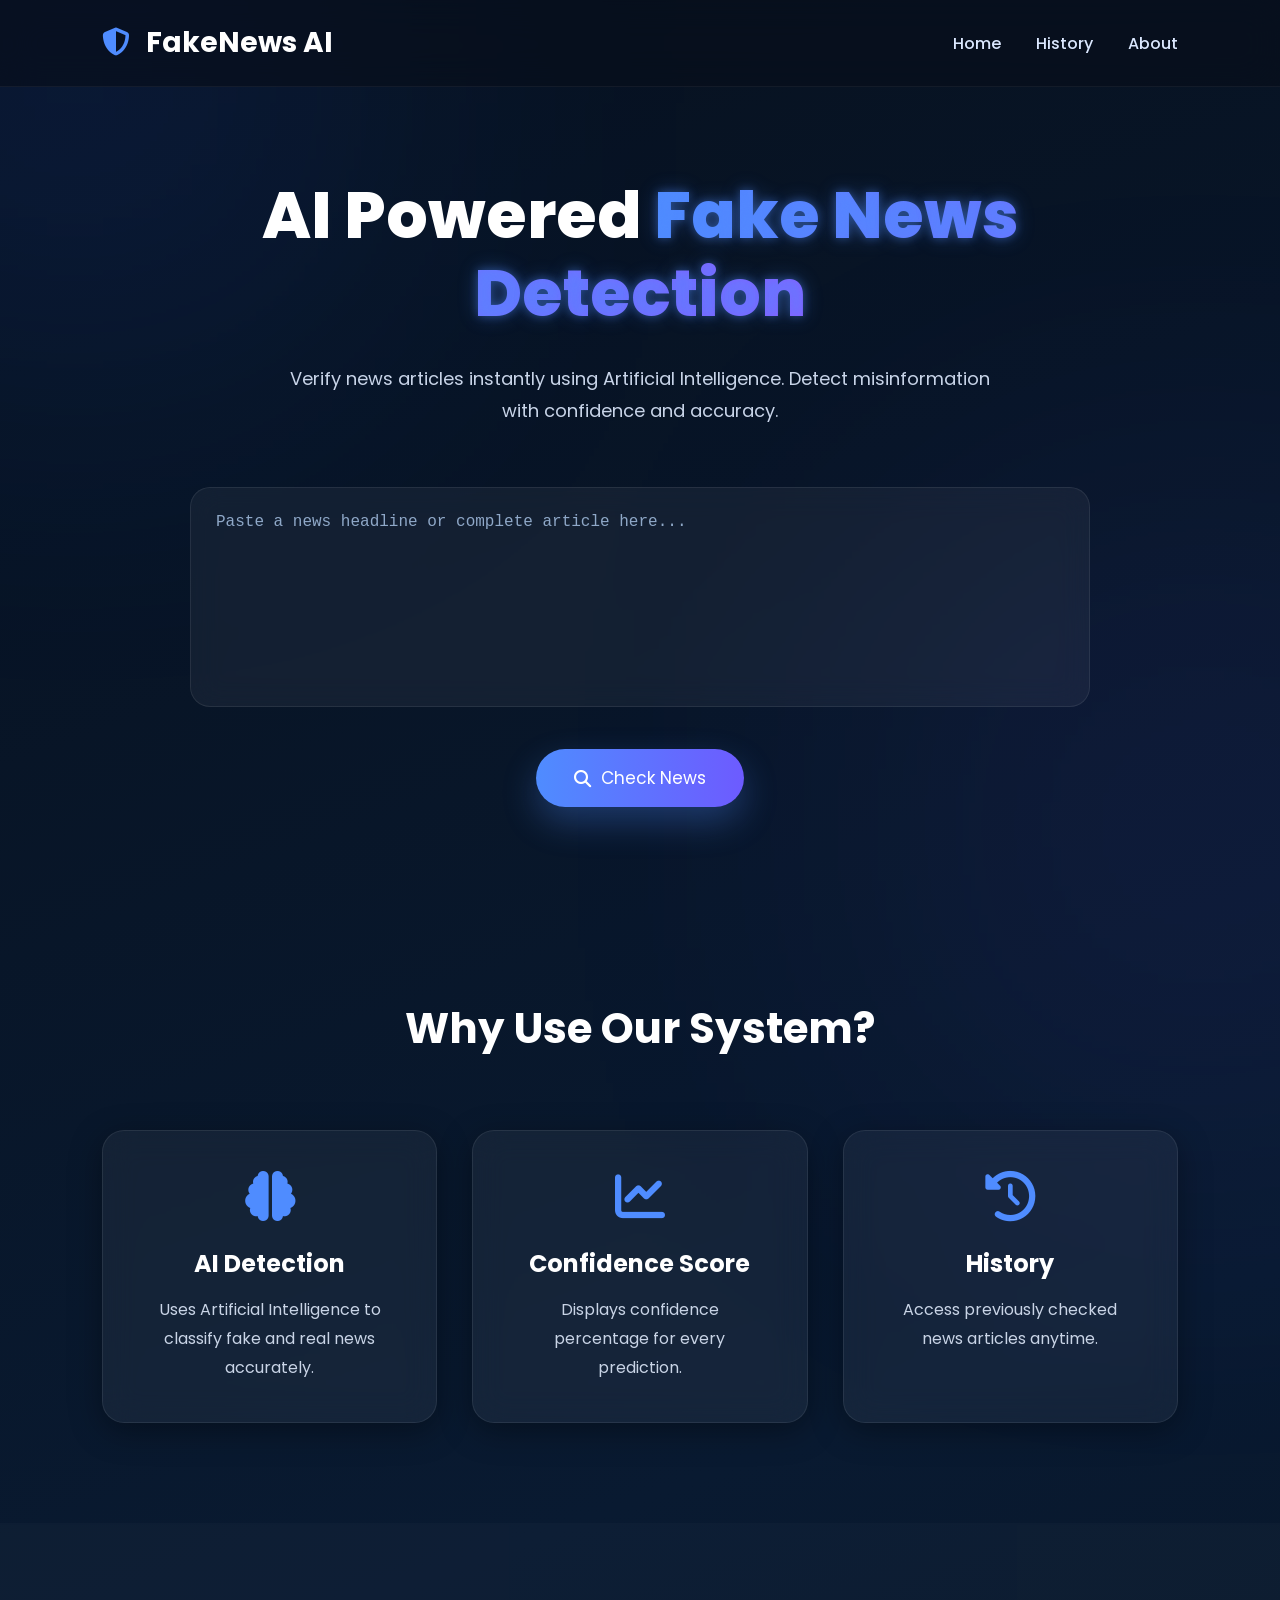
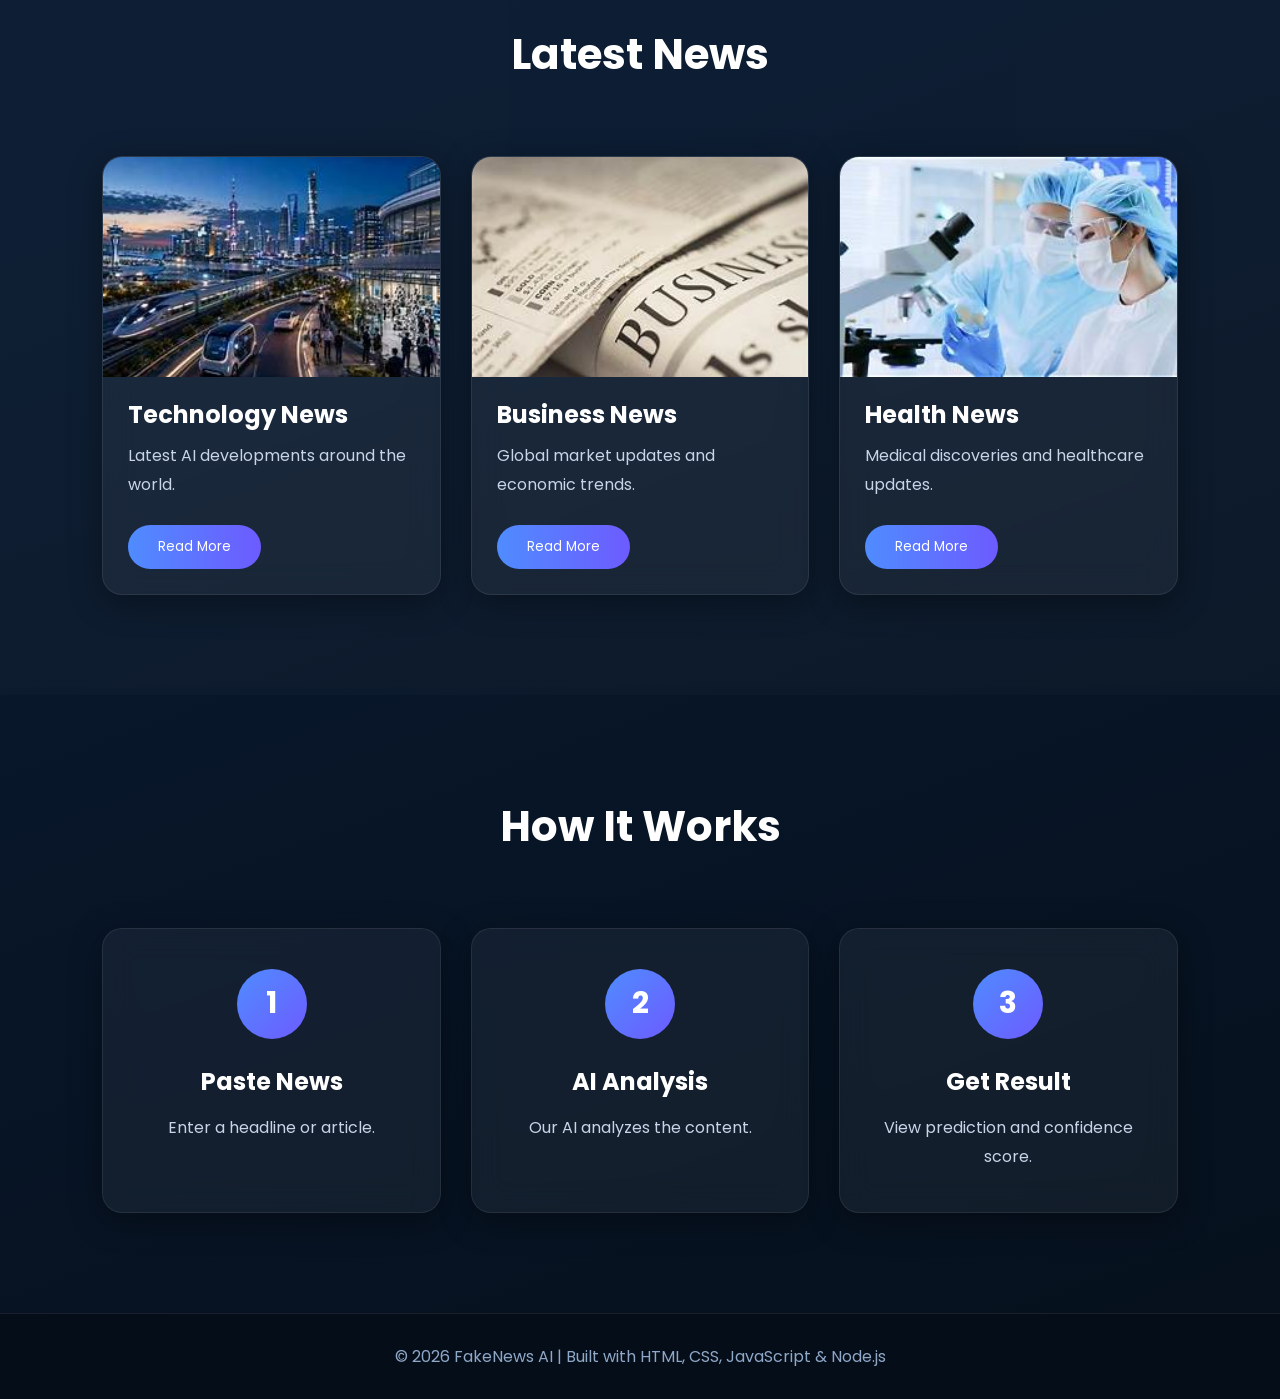
<file: index.html>
<!DOCTYPE html>
<html lang="en">
<head>
    <meta charset="UTF-8">
    <meta name="viewport" content="width=device-width, initial-scale=1.0">
    <title>Fake News Detection</title>

    <!-- Google Font -->
    <link href="https://fonts.googleapis.com/css2?family=Poppins:wght@300;400;500;600;700&display=swap" rel="stylesheet">

    <!-- Font Awesome -->
    <link rel="stylesheet"
          href="https://cdnjs.cloudflare.com/ajax/libs/font-awesome/6.6.0/css/all.min.css">

    <!-- CSS -->
    <link rel="stylesheet" href="css/style.css">
</head>

<body>

<!-- ================= NAVBAR ================= -->

<nav class="navbar">

    <div class="logo">
        <i class="fa-solid fa-shield-halved"></i>
        FakeNews AI
    </div>

    <ul class="nav-links">
        <li><a href="index.html">Home</a></li>
        <li><a href="history.html">History</a></li>
        <li><a href="about.html">About</a></li>
    </ul>

</nav>

<!-- ================= HERO ================= -->

<section class="hero">

    <div class="hero-content">

        <h1>
            AI Powered
            <span>Fake News Detection</span>
        </h1>

        <p>
            Verify news articles instantly using Artificial Intelligence.
            Detect misinformation with confidence and accuracy.
        </p>

        <textarea
                id="newsInput"
                placeholder="Paste a news headline or complete article here..."></textarea>

        <button id="checkBtn">
            <i class="fa-solid fa-magnifying-glass"></i>
            Check News
        </button>
	
	

    </div>

</section>

<!-- ================= FEATURES ================= -->

<section class="features">

    <h2>Why Use Our System?</h2>

    <div class="feature-container">

        <div class="card">
            <i class="fa-solid fa-brain"></i>

            <h3>AI Detection</h3>

            <p>
                Uses Artificial Intelligence to classify
                fake and real news accurately.
            </p>
        </div>

        <div class="card">

            <i class="fa-solid fa-chart-line"></i>

            <h3>Confidence Score</h3>

            <p>
                Displays confidence percentage for
                every prediction.
            </p>

        </div>

        <div class="card">

            <i class="fa-solid fa-clock-rotate-left"></i>

            <h3>History</h3>

            <p>
                Access previously checked news articles
                anytime.
            </p>

        </div>

    </div>

</section>

<!-- ================= LATEST NEWS ================= -->

<section class="latest-news">

    <h2>Latest News</h2>

    <div class="news-container">

        <div class="news-card">

            <img src="assets/images/tech.jpg" alt="News">

            <h3>Technology News</h3>

            <p>
                Latest AI developments around the world.
            </p>

            <button>Read More</button>

        </div>

        <div class="news-card">

            <img src="assets/images/business.jpg" alt="News">

            <h3>Business News</h3>

            <p>
                Global market updates and economic trends.
            </p>

            <button>Read More</button>

        </div>

        <div class="news-card">

            <img src="assets/images/healthcare.jpg" alt="News">

            <h3>Health News</h3>

            <p>
                Medical discoveries and healthcare updates.
            </p>

            <button>Read More</button>

        </div>

    </div>

</section>

<!-- ================= HOW IT WORKS ================= -->

<section class="steps">

    <h2>How It Works</h2>

    <div class="step-container">

        <div class="step">

            <span>1</span>

            <h3>Paste News</h3>

            <p>Enter a headline or article.</p>

        </div>

        <div class="step">

            <span>2</span>

            <h3>AI Analysis</h3>

            <p>Our AI analyzes the content.</p>

        </div>

        <div class="step">

            <span>3</span>

            <h3>Get Result</h3>

            <p>View prediction and confidence score.</p>

        </div>

    </div>

</section>

<!-- ================= FOOTER ================= -->

<footer>

    <p>
        © 2026 FakeNews AI |
        Developed using HTML, CSS, JavaScript & Node.js
    </p>

</footer>

<script src="js/script.js"></script>
<div id="loader">

    <div class="loader-box">

        <div class="spinner"></div>

        <h2>Analyzing News...</h2>

        <p>Please wait while our AI verifies the article.</p>

    </div>

</div>

</body>
</html>
</file>
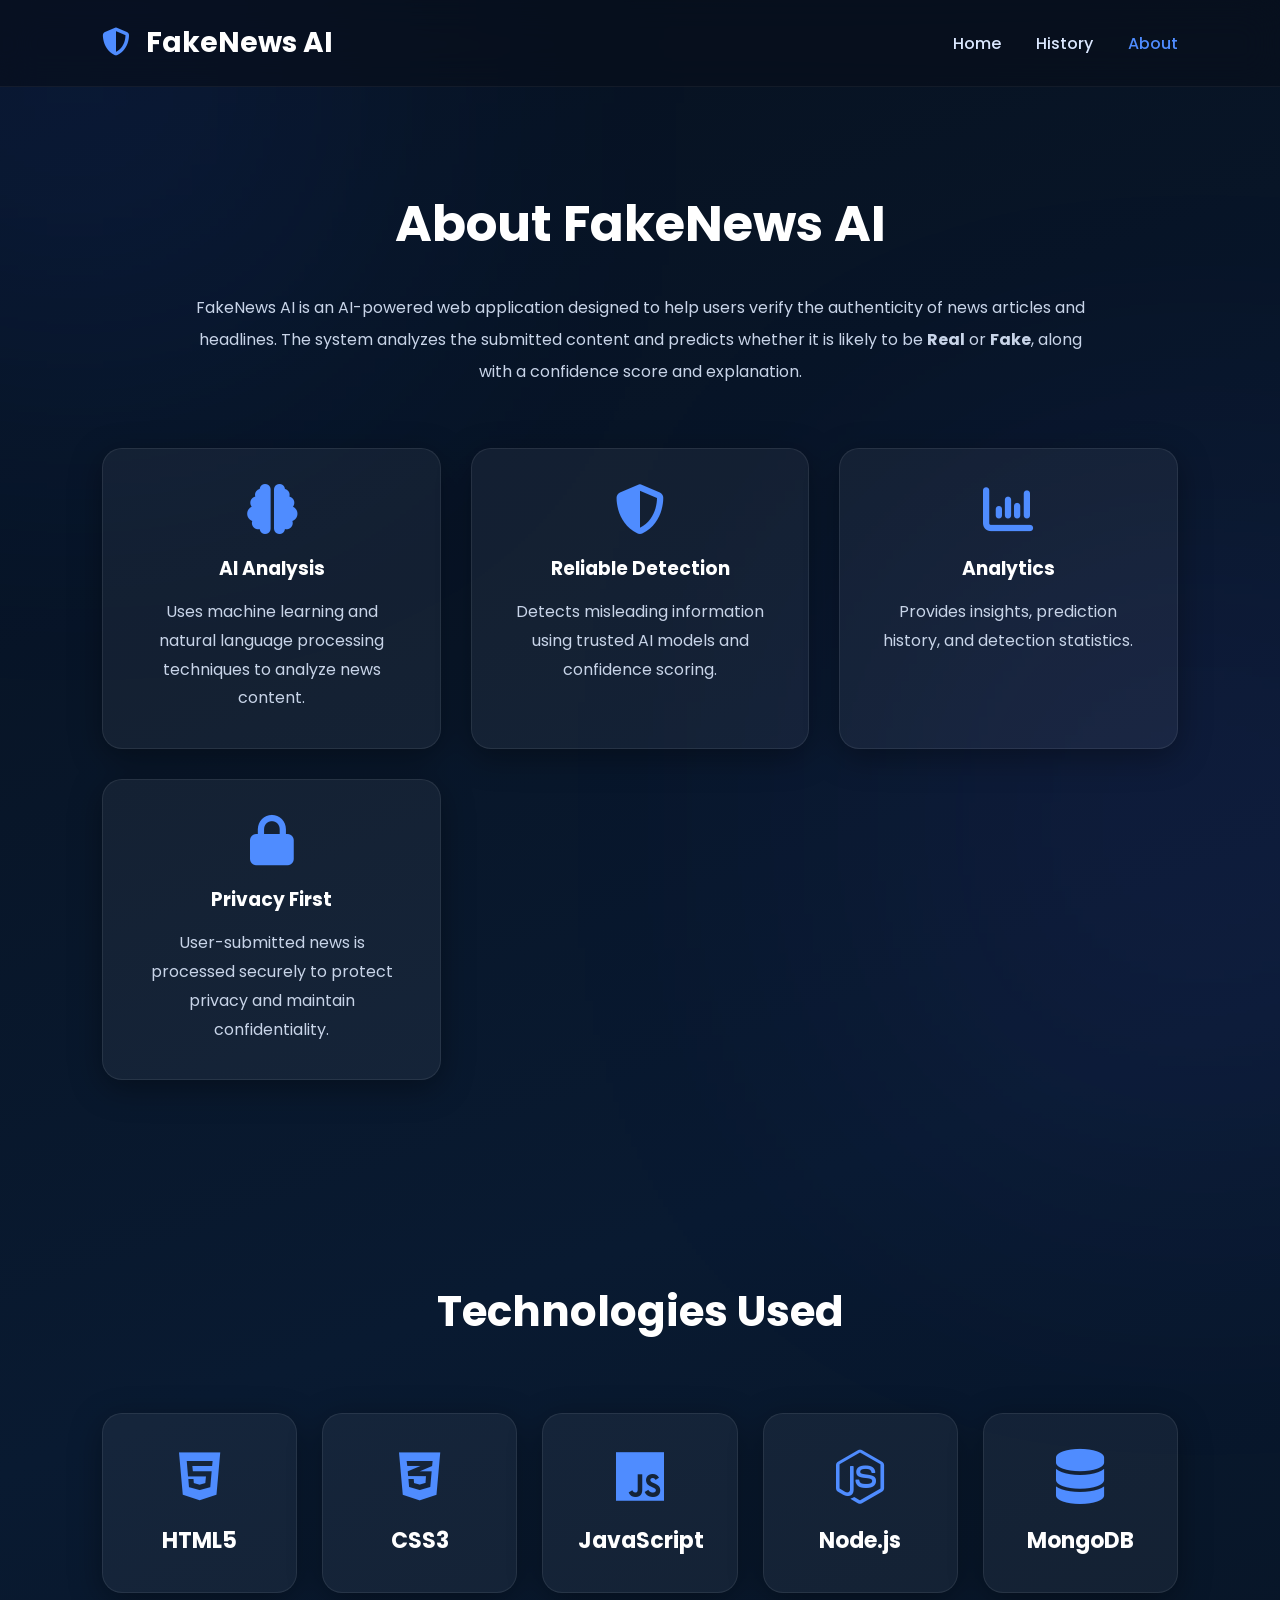
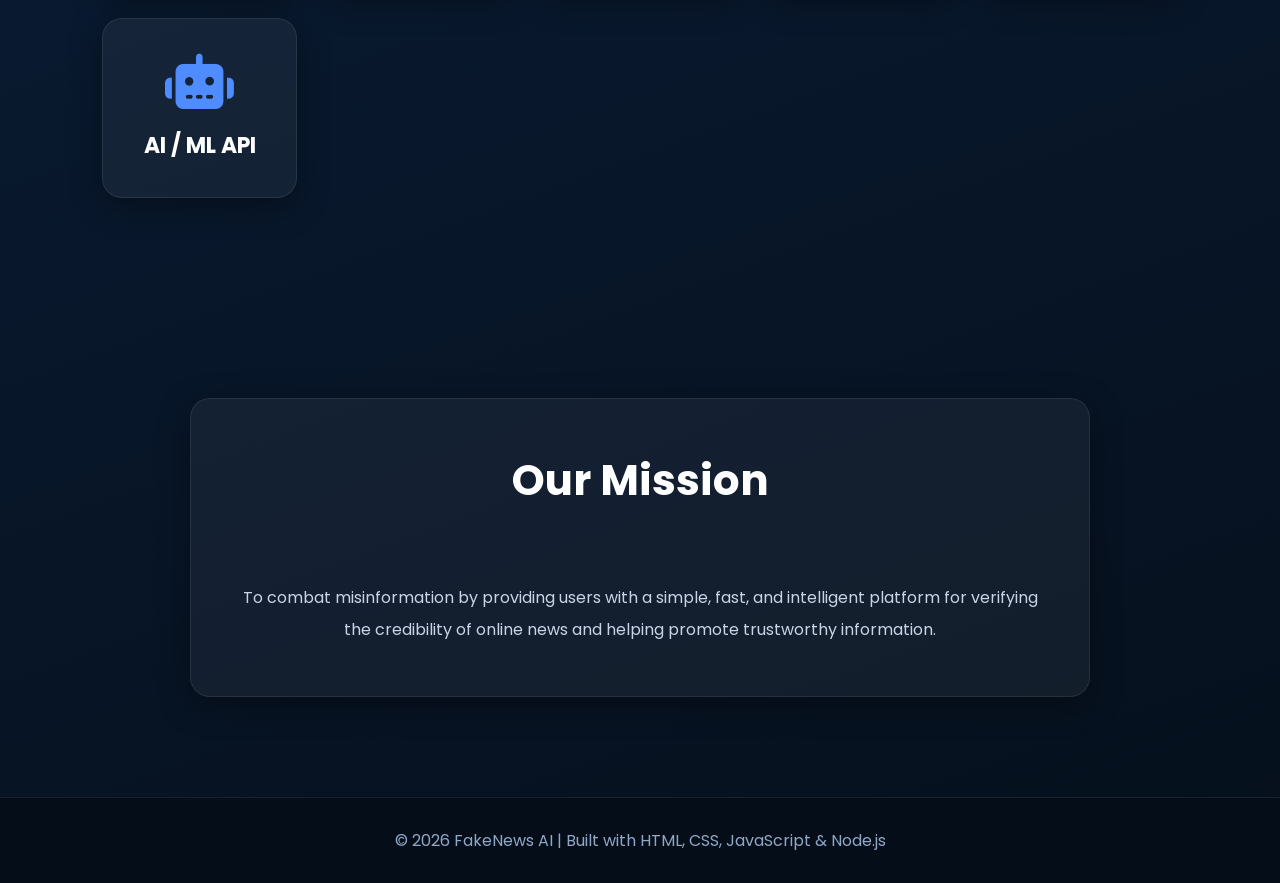
<file: about.html>
<!DOCTYPE html>
<html lang="en">
<head>
    <meta charset="UTF-8">
    <meta name="viewport" content="width=device-width, initial-scale=1.0">
    <title>About | FakeNews AI</title>

    <!-- Google Font -->
    <link href="https://fonts.googleapis.com/css2?family=Poppins:wght@300;400;500;600;700&display=swap" rel="stylesheet">

    <!-- Font Awesome -->
    <link rel="stylesheet"
          href="https://cdnjs.cloudflare.com/ajax/libs/font-awesome/6.6.0/css/all.min.css">

    <link rel="stylesheet" href="css/style.css">
</head>
<body>

<!-- ================= NAVBAR ================= -->

<nav class="navbar">

    <div class="logo">
        <i class="fa-solid fa-shield-halved"></i>
        FakeNews AI
    </div>

    <ul class="nav-links">
        <li><a href="index.html">Home</a></li>
        <li><a href="history.html">History</a></li>
        <li><a href="about.html" class="active">About</a></li>
    </ul>

</nav>

<!-- ================= ABOUT ================= -->

<section class="about-section">

    <div class="about-container">

        <h1>About FakeNews AI</h1>

        <p>
            FakeNews AI is an AI-powered web application designed to help users
            verify the authenticity of news articles and headlines. The system
            analyzes the submitted content and predicts whether it is likely to
            be <strong>Real</strong> or <strong>Fake</strong>, along with a
            confidence score and explanation.
        </p>

        <div class="about-grid">

            <div class="about-card">
                <i class="fa-solid fa-brain"></i>
                <h3>AI Analysis</h3>
                <p>
                    Uses machine learning and natural language processing
                    techniques to analyze news content.
                </p>
            </div>

            <div class="about-card">
                <i class="fa-solid fa-shield-halved"></i>
                <h3>Reliable Detection</h3>
                <p>
                    Detects misleading information using trusted AI models
                    and confidence scoring.
                </p>
            </div>

            <div class="about-card">
                <i class="fa-solid fa-chart-column"></i>
                <h3>Analytics</h3>
                <p>
                    Provides insights, prediction history,
                    and detection statistics.
                </p>
            </div>

            <div class="about-card">
                <i class="fa-solid fa-lock"></i>
                <h3>Privacy First</h3>
                <p>
                    User-submitted news is processed securely to protect
                    privacy and maintain confidentiality.
                </p>
            </div>

        </div>

    </div>

</section>

<!-- ================= TECHNOLOGIES ================= -->

<section class="tech-section">

    <h2>Technologies Used</h2>

    <div class="tech-grid">

        <div class="tech-card">
            <i class="fa-brands fa-html5"></i>
            <h3>HTML5</h3>
        </div>

        <div class="tech-card">
            <i class="fa-brands fa-css3-alt"></i>
            <h3>CSS3</h3>
        </div>

        <div class="tech-card">
            <i class="fa-brands fa-js"></i>
            <h3>JavaScript</h3>
        </div>

        <div class="tech-card">
            <i class="fa-brands fa-node-js"></i>
            <h3>Node.js</h3>
        </div>

        <div class="tech-card">
            <i class="fa-solid fa-database"></i>
            <h3>MongoDB</h3>
        </div>

        <div class="tech-card">
            <i class="fa-solid fa-robot"></i>
            <h3>AI / ML API</h3>
        </div>

    </div>

</section>

<!-- ================= MISSION ================= -->

<section class="mission-section">

    <div class="mission-card">

        <h2>Our Mission</h2>

        <p>
            To combat misinformation by providing users with a simple,
            fast, and intelligent platform for verifying the credibility
            of online news and helping promote trustworthy information.
        </p>

    </div>

</section>

<!-- ================= FOOTER ================= -->

<footer>

    <p>
        © 2026 FakeNews AI | Built with HTML, CSS, JavaScript & Node.js
    </p>

</footer>

<script src="js/script.js"></script>

</body>
</html>
</file>
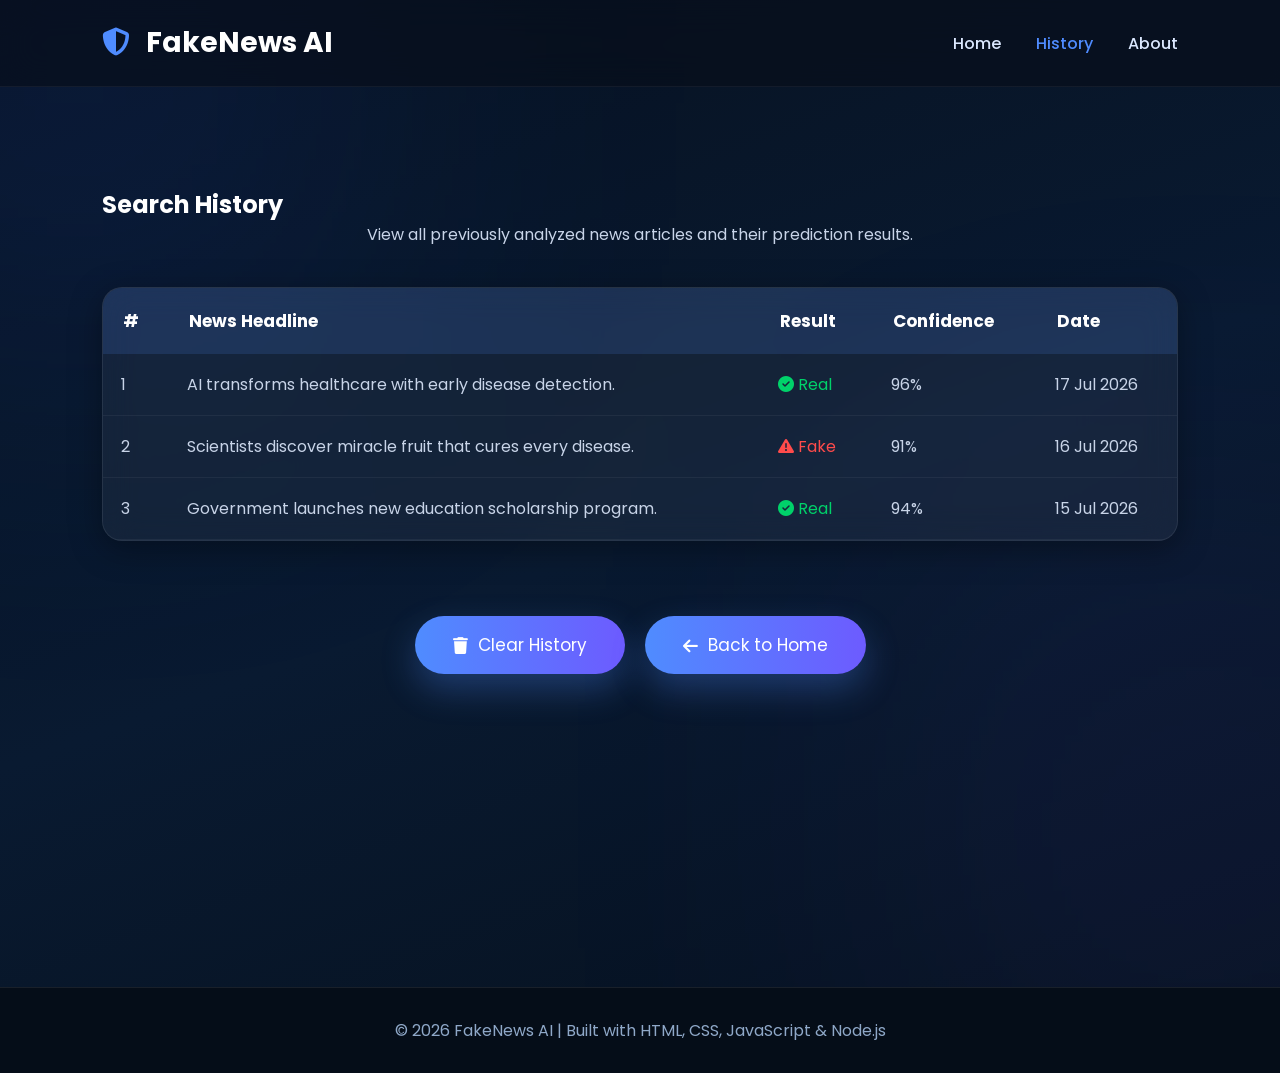
<file: history.html>
<!DOCTYPE html>
<html lang="en">
<head>
    <meta charset="UTF-8">
    <meta name="viewport" content="width=device-width, initial-scale=1.0">
    <title>History | FakeNews AI</title>

    <!-- Google Font -->
    <link href="https://fonts.googleapis.com/css2?family=Poppins:wght@300;400;500;600;700&display=swap" rel="stylesheet">

    <!-- Font Awesome -->
    <link rel="stylesheet"
          href="https://cdnjs.cloudflare.com/ajax/libs/font-awesome/6.6.0/css/all.min.css">

    <link rel="stylesheet" href="css/style.css">
</head>
<body>

<!-- ================= NAVBAR ================= -->

<nav class="navbar">

    <div class="logo">
        <i class="fa-solid fa-shield-halved"></i>
        FakeNews AI
    </div>

    <ul class="nav-links">
        <li><a href="index.html">Home</a></li>
        <li><a href="history.html" class="active">History</a></li>
        <li><a href="about.html">About</a></li>
    </ul>

</nav>

<!-- ================= HISTORY ================= -->

<section class="history-section">

    <h1>Search History</h1>

    <p class="history-text">
        View all previously analyzed news articles and their prediction results.
    </p>

    <div class="table-container">

        <table>

            <thead>

            <tr>
                <th>#</th>
                <th>News Headline</th>
                <th>Result</th>
                <th>Confidence</th>
                <th>Date</th>
            </tr>

            </thead>

            <tbody>

            <tr>
                <td>1</td>
                <td>AI transforms healthcare with early disease detection.</td>
                <td class="real">
                    <i class="fa-solid fa-circle-check"></i>
                    Real
                </td>
                <td>96%</td>
                <td>17 Jul 2026</td>
            </tr>

            <tr>
                <td>2</td>
                <td>Scientists discover miracle fruit that cures every disease.</td>
                <td class="fake">
                    <i class="fa-solid fa-triangle-exclamation"></i>
                    Fake
                </td>
                <td>91%</td>
                <td>16 Jul 2026</td>
            </tr>

            <tr>
                <td>3</td>
                <td>Government launches new education scholarship program.</td>
                <td class="real">
                    <i class="fa-solid fa-circle-check"></i>
                    Real
                </td>
                <td>94%</td>
                <td>15 Jul 2026</td>
            </tr>

            </tbody>

        </table>

    </div>

    <div class="history-actions">

        <button class="btn">
            <i class="fa-solid fa-trash"></i>
            Clear History
        </button>

        <a href="index.html" class="btn">
            <i class="fa-solid fa-arrow-left"></i>
            Back to Home
        </a>

    </div>

</section>

<!-- ================= FOOTER ================= -->

<footer>

    <p>
        © 2026 FakeNews AI | Built with HTML, CSS, JavaScript & Node.js
    </p>

</footer>

<script src="js/script.js"></script>

</body>
</html>
</file>
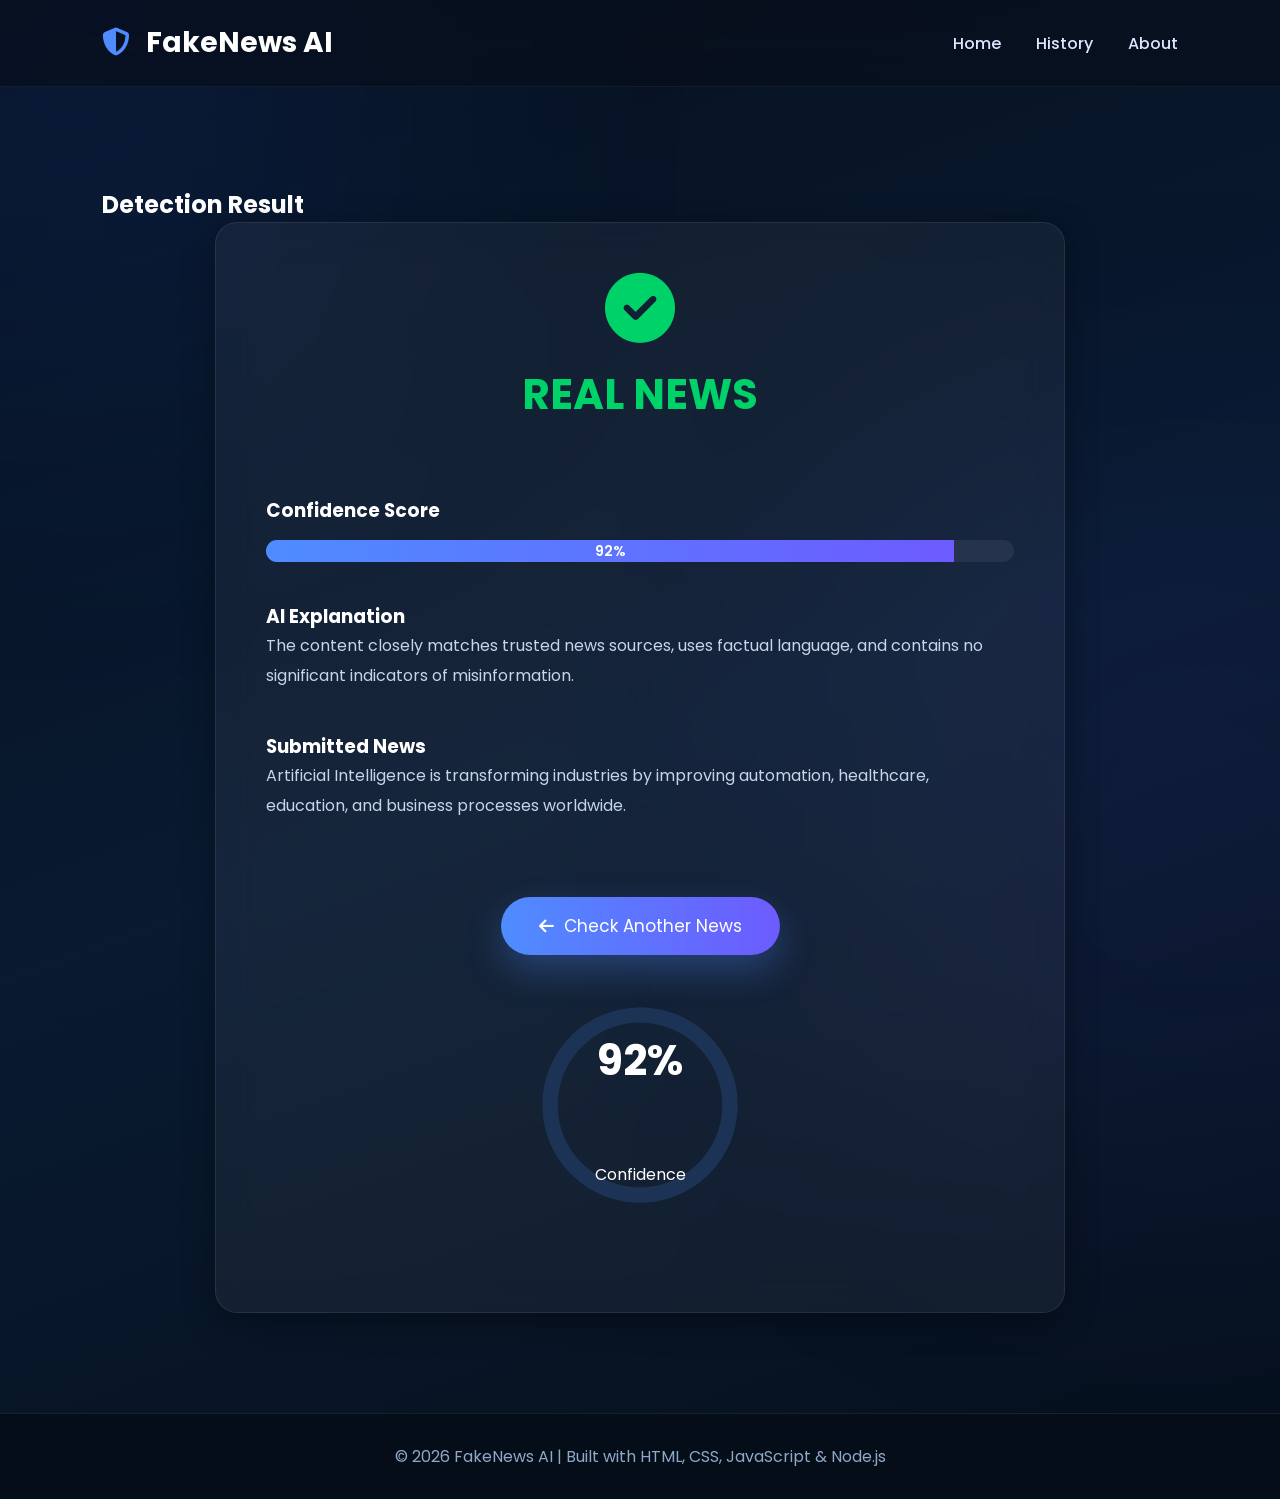
<file: result.html>
<!DOCTYPE html>
<html lang="en">
<head>
    <meta charset="UTF-8">
    <meta name="viewport" content="width=device-width, initial-scale=1.0">
    <title>Detection Result | FakeNews AI</title>

    <!-- Google Font -->
    <link href="https://fonts.googleapis.com/css2?family=Poppins:wght@300;400;500;600;700&display=swap" rel="stylesheet">

    <!-- Font Awesome -->
    <link rel="stylesheet"
          href="https://cdnjs.cloudflare.com/ajax/libs/font-awesome/6.6.0/css/all.min.css">

    <link rel="stylesheet" href="css/style.css">
</head>
<body>

<!-- ================= NAVBAR ================= -->

<nav class="navbar">

    <div class="logo">
        <i class="fa-solid fa-shield-halved"></i>
        FakeNews AI
    </div>

    <ul class="nav-links">
        <li><a href="index.html">Home</a></li>
        <li><a href="history.html">History</a></li>
        <li><a href="about.html">About</a></li>
    </ul>

</nav>

<!-- ================= RESULT ================= -->

<section class="result-section">

    <h1>Detection Result</h1>

    <div class="result-card">

        <div class="prediction real">
            <i class="fa-solid fa-circle-check"></i>
            <h2>REAL NEWS</h2>
        </div>

        <div class="confidence">

            <h3>Confidence Score</h3>

            <div class="progress-bar">

                <div class="progress" style="width:92%;">
                    92%
                </div>

            </div>

        </div>

        <div class="reason">

            <h3>AI Explanation</h3>

            <p>
                The content closely matches trusted news sources,
                uses factual language, and contains no significant
                indicators of misinformation.
            </p>

        </div>

        <div class="news-preview">

            <h3>Submitted News</h3>

            <p>
                Artificial Intelligence is transforming industries by
                improving automation, healthcare, education, and business
                processes worldwide.
            </p>

        </div>

        <div class="buttons">

            <a href="index.html" class="btn">
                <i class="fa-solid fa-arrow-left"></i>
                Check Another News
            </a>

        </div>
	<div class="meter">

    <svg width="220" height="220">

        <circle cx="110" cy="110" r="90"></circle>

        <circle class="progress-circle"
                cx="110"
                cy="110"
                r="90"></circle>

    </svg>

    <div class="percentage">

        <h2>92%</h2>

        <span>Confidence</span>

    </div>

</div>

    </div>

</section>

<!-- ================= FOOTER ================= -->

<footer>

    <p>
        © 2026 FakeNews AI | Built with HTML, CSS, JavaScript & Node.js
    </p>

</footer>

<script src="js/script.js"></script>

</body>
</html>
</file>
<file: css/style.css>
/* ==========================================
   GOOGLE FONT
========================================== */

@import url('https://fonts.googleapis.com/css2?family=Poppins:wght@300;400;500;600;700;800&display=swap');

/* ==========================================
   VARIABLES
========================================== */

:root{

    --primary:#4F8CFF;
    --secondary:#6D5BFF;
    --success:#00D26A;
    --danger:#FF4B4B;

    --bg:#07111F;
    --card:#111C2E;
    --card2:#18263C;

    --white:#ffffff;
    --text:#C8D4E8;
    --border:rgba(255,255,255,.08);

    --shadow:0 20px 45px rgba(0,0,0,.45);

    --radius:18px;

}

/* ==========================================
   RESET
========================================== */

*{
    margin:0;
    padding:0;
    box-sizing:border-box;
}

html{
    scroll-behavior:smooth;
}

body{

    font-family:'Poppins',sans-serif;

    background:linear-gradient(160deg,#07111F,#091A31,#06101C);

    color:var(--white);

    overflow-x:hidden;

}

/* ==========================================
   BACKGROUND GLOW
========================================== */

body::before{

    content:"";

    position:fixed;

    width:450px;
    height:450px;

    background:#2868ff;

    filter:blur(180px);

    opacity:.18;

    top:-150px;
    left:-150px;

    z-index:-1;

}

body::after{

    content:"";

    position:fixed;

    width:450px;
    height:450px;

    background:#6d5bff;

    filter:blur(200px);

    opacity:.15;

    bottom:-150px;
    right:-150px;

    z-index:-1;

}

/* ==========================================
   NAVBAR
========================================== */

.navbar{

    width:100%;

    display:flex;

    justify-content:space-between;

    align-items:center;

    padding:22px 8%;

    position:sticky;

    top:0;

    backdrop-filter:blur(18px);

    background:rgba(8,15,28,.70);

    border-bottom:1px solid rgba(255,255,255,.05);

    z-index:999;

}

.logo{

    font-size:28px;

    font-weight:700;

    color:white;

}

.logo i{

    color:var(--primary);

    margin-right:10px;

}

.nav-links{

    display:flex;

    gap:35px;

    list-style:none;

}

.nav-links a{

    text-decoration:none;

    color:#dbe8ff;

    transition:.3s;

    font-weight:500;

}

.nav-links a:hover{

    color:var(--primary);

}

.active{

    color:var(--primary)!important;

}

/* ==========================================
   HERO
========================================== */

.hero{

    min-height:90vh;

    display:flex;

    justify-content:center;

    align-items:center;

    padding:80px 8%;

}

.hero-content{

    width:900px;

    text-align:center;

}

.hero h1{

    font-size:65px;

    font-weight:800;

    line-height:1.2;

}

.hero span{

    background:linear-gradient(90deg,#4F8CFF,#8B5CFF);

    -webkit-background-clip:text;

    -webkit-text-fill-color:transparent;

}

.hero p{

    margin:30px auto;

    width:80%;

    color:#c8d4e8;

    font-size:18px;

    line-height:1.8;

}

/* ==========================================
   TEXTAREA
========================================== */

textarea{

    width:100%;

    height:220px;

    resize:none;

    border:none;

    outline:none;

    margin-top:30px;

    padding:25px;

    font-size:16px;

    color:white;

    border-radius:20px;

    background:rgba(255,255,255,.05);

    backdrop-filter:blur(15px);

    border:1px solid rgba(255,255,255,.08);

    transition:.4s;

}

textarea:focus{

    border:1px solid var(--primary);

    box-shadow:0 0 30px rgba(79,140,255,.25);

}

/* ==========================================
   BUTTON
========================================== */

#checkBtn,
.btn{

    display:inline-flex;

    align-items:center;

    justify-content:center;

    gap:10px;

    margin-top:35px;

    padding:16px 38px;

    border:none;

    border-radius:50px;

    cursor:pointer;

    text-decoration:none;

    font-size:17px;

    color:white;

    background:linear-gradient(90deg,#4F8CFF,#6D5BFF);

    transition:.4s;

    box-shadow:0 15px 35px rgba(79,140,255,.30);

}

#checkBtn:hover,
.btn:hover{

    transform:translateY(-4px);

    box-shadow:0 20px 40px rgba(79,140,255,.50);

}

/* ==========================================
   SECTION TITLE
========================================== */

section{

    padding:100px 8%;

}

section h2{

    text-align:center;

    font-size:42px;

    margin-bottom:70px;

}

/* ==========================================
   FEATURE CARDS
========================================== */

.feature-container{

    display:grid;

    grid-template-columns:repeat(3,1fr);

    gap:35px;

}

.card{

    background:rgba(255,255,255,.05);

    backdrop-filter:blur(16px);

    border:1px solid rgba(255,255,255,.08);

    border-radius:22px;

    padding:40px;

    transition:.4s;

    text-align:center;

}

.card:hover{

    transform:translateY(-12px);

    box-shadow:var(--shadow);

}

.card i{

    font-size:50px;

    color:#4F8CFF;

    margin-bottom:25px;

}

.card h3{

    margin-bottom:15px;

    font-size:24px;

}

.card p{

    color:#c9d4e6;

    line-height:1.8;

}


/* ==========================================
   LATEST NEWS
========================================== */

.latest-news{
    background:rgba(255,255,255,.02);
}

.news-container{

    display:grid;

    grid-template-columns:repeat(auto-fit,minmax(320px,1fr));

    gap:30px;

}

.news-card{

    background:rgba(255,255,255,.05);

    border:1px solid rgba(255,255,255,.08);

    backdrop-filter:blur(16px);

    border-radius:20px;

    overflow:hidden;

    transition:.4s;

}

.news-card:hover{

    transform:translateY(-10px);

    box-shadow:var(--shadow);

}

.news-card img{

    width:100%;

    height:220px;

    object-fit:cover;

}

.news-card h3{

    padding:20px 25px 10px;

    font-size:24px;

}

.news-card p{

    padding:0 25px;

    color:var(--text);

    line-height:1.8;

}

.news-card button{

    margin:25px;

    padding:12px 30px;

    border:none;

    border-radius:40px;

    cursor:pointer;

    background:linear-gradient(90deg,#4F8CFF,#6D5BFF);

    color:white;

    transition:.3s;

}

.news-card button:hover{

    transform:scale(1.05);

}

/* ==========================================
   HOW IT WORKS
========================================== */

.step-container{

    display:grid;

    grid-template-columns:repeat(3,1fr);

    gap:30px;

}

.step{

    background:rgba(255,255,255,.05);

    backdrop-filter:blur(16px);

    border-radius:20px;

    text-align:center;

    padding:40px;

    border:1px solid rgba(255,255,255,.08);

    transition:.4s;

}

.step:hover{

    transform:translateY(-10px);

    box-shadow:var(--shadow);

}

.step span{

    width:70px;

    height:70px;

    display:flex;

    justify-content:center;

    align-items:center;

    margin:auto;

    border-radius:50%;

    font-size:30px;

    font-weight:700;

    background:linear-gradient(135deg,#4F8CFF,#6D5BFF);

    margin-bottom:25px;

}

.step h3{

    margin-bottom:15px;

    font-size:24px;

}

.step p{

    color:var(--text);

    line-height:1.8;

}

/* ==========================================
   RESULT PAGE
========================================== */

.result-section{

    min-height:100vh;

}

.result-card{

    max-width:850px;

    margin:auto;

    background:rgba(255,255,255,.05);

    backdrop-filter:blur(18px);

    border-radius:22px;

    padding:50px;

    border:1px solid rgba(255,255,255,.08);

}

.prediction{

    text-align:center;

    margin-bottom:35px;

}

.prediction i{

    font-size:70px;

    margin-bottom:20px;

}

.real{

    color:#00D26A;

}

.fake{

    color:#FF4B4B;

}

.confidence{

    margin-top:40px;

}

.progress-bar{

    width:100%;

    height:22px;

    background:#25334d;

    border-radius:40px;

    overflow:hidden;

    margin-top:15px;

}

.progress{

    height:100%;

    background:linear-gradient(90deg,#4F8CFF,#6D5BFF);

    display:flex;

    justify-content:center;

    align-items:center;

    font-size:14px;

    font-weight:600;

}

.reason,
.news-preview{

    margin-top:40px;

}

.reason p,
.news-preview p{

    color:var(--text);

    line-height:1.9;

}

.buttons{

    display:flex;

    justify-content:center;

    margin-top:40px;

}

/* ==========================================
   HISTORY PAGE
========================================== */

.history-section{

    min-height:100vh;

}

.history-text{

    text-align:center;

    color:var(--text);

    margin-bottom:40px;

}

.table-container{

    overflow-x:auto;

    background:rgba(255,255,255,.05);

    border-radius:20px;

    backdrop-filter:blur(16px);

    border:1px solid rgba(255,255,255,.08);

}

table{

    width:100%;

    border-collapse:collapse;

}

thead{

    background:rgba(79,140,255,.15);

}

th{

    padding:20px;

    text-align:left;

    color:white;

    font-size:17px;

}

td{

    padding:18px;

    border-bottom:1px solid rgba(255,255,255,.05);

    color:var(--text);

}

tbody tr{

    transition:.3s;

}

tbody tr:hover{

    background:rgba(255,255,255,.05);

}

.history-actions{

    display:flex;

    justify-content:center;

    gap:20px;

    margin-top:40px;

}

/* ==========================================
   ABOUT PAGE
========================================== */

.about-container{

    max-width:1200px;

    margin:auto;

}

.about-container h1{

    text-align:center;

    font-size:50px;

    margin-bottom:30px;

}

.about-container>p{

    text-align:center;

    color:var(--text);

    line-height:2;

    max-width:900px;

    margin:auto;

}

.about-grid{

    display:grid;

    grid-template-columns:repeat(auto-fit,minmax(260px,1fr));

    gap:30px;

    margin-top:60px;

}

.about-card{

    background:rgba(255,255,255,.05);

    border-radius:20px;

    padding:35px;

    text-align:center;

    border:1px solid rgba(255,255,255,.08);

    transition:.4s;

}

.about-card:hover{

    transform:translateY(-10px);

    box-shadow:var(--shadow);

}

.about-card i{

    font-size:50px;

    color:var(--primary);

    margin-bottom:20px;

}

.about-card h3{

    margin-bottom:15px;

}

.about-card p{

    color:var(--text);

    line-height:1.8;

}

/* ==========================================
   TECHNOLOGY CARDS
========================================== */

.tech-grid{

    display:grid;

    grid-template-columns:repeat(auto-fit,minmax(180px,1fr));

    gap:25px;

    margin-top:60px;

}

.tech-card{

    background:rgba(255,255,255,.05);

    padding:35px;

    border-radius:20px;

    text-align:center;

    border:1px solid rgba(255,255,255,.08);

    transition:.4s;

}

.tech-card:hover{

    transform:translateY(-10px);

    box-shadow:var(--shadow);

}

.tech-card i{

    font-size:55px;

    color:#4F8CFF;

    margin-bottom:20px;

}

.tech-card h3{

    font-size:22px;

}

/* ==========================================
   MISSION
========================================== */

.mission-card{

    max-width:900px;

    margin:auto;

    background:rgba(255,255,255,.05);

    border-radius:20px;

    padding:50px;

    text-align:center;

    border:1px solid rgba(255,255,255,.08);

}

.mission-card p{

    color:var(--text);

    line-height:2;

    margin-top:20px;

}

/* ==========================================
   FOOTER
========================================== */

footer{

    text-align:center;

    padding:30px;

    background:#050D18;

    border-top:1px solid rgba(255,255,255,.08);

}

footer p{

    color:#8FA8C8;

}

/* ==========================================
   ANIMATIONS
========================================== */

@keyframes fadeUp{

    from{

        opacity:0;
        transform:translateY(40px);

    }

    to{

        opacity:1;
        transform:translateY(0);

    }

}

.hero-content{

    animation:fadeUp 1s ease;

}

.card,
.news-card,
.step,
.about-card,
.tech-card,
.result-card,
.mission-card{

    animation:fadeUp .8s ease;

}

/* ==========================================
   SCROLL ANIMATION
========================================== */

.card,
.news-card,
.step,
.about-card,
.tech-card{

    opacity:1;

    transform:translateY(0);

    transition:.4s ease;

}

/* ==========================================
   SCROLLBAR
========================================== */

::-webkit-scrollbar{

    width:10px;

}

::-webkit-scrollbar-track{

    background:#081220;

}

::-webkit-scrollbar-thumb{

    background:#4F8CFF;

    border-radius:20px;

}

::-webkit-scrollbar-thumb:hover{

    background:#6D5BFF;

}

/* ==========================================
   SELECTION
========================================== */

::selection{

    background:#4F8CFF;

    color:white;

}

/* ==========================================
   LINKS
========================================== */

a{

    text-decoration:none;

    color:inherit;

}

/* ==========================================
   IMAGE HOVER
========================================== */

.news-card img{

    transition:.5s;

}

.news-card:hover img{

    transform:scale(1.08);

}

/* ==========================================
   BUTTON RIPPLE EFFECT
========================================== */

#checkBtn,
.btn{

    position:relative;

    overflow:hidden;

}

#checkBtn::before,
.btn::before{

    content:"";

    position:absolute;

    width:0;

    height:100%;

    background:rgba(255,255,255,.15);

    left:0;

    top:0;

    transition:.5s;

}

#checkBtn:hover::before,
.btn:hover::before{

    width:100%;

}

/* ==========================================
   TABLE EFFECT
========================================== */

tbody tr{

    transition:.3s;

}

tbody tr:hover{

    transform:scale(1.01);

}

/* ==========================================
   GLASS EFFECT
========================================== */

.card,
.news-card,
.step,
.about-card,
.tech-card,
.result-card,
.table-container,
.mission-card{

    box-shadow:
    0 8px 32px rgba(0,0,0,.35);

}

/* ==========================================
   INPUT PLACEHOLDER
========================================== */

textarea::placeholder{

    color:#8FA8C8;

}

/* ==========================================
   HEADING GLOW
========================================== */

.hero span{

    text-shadow:
    0 0 10px rgba(79,140,255,.4),
    0 0 20px rgba(79,140,255,.3);

}

/* ==========================================
   FLOATING EFFECT
========================================== */

.card:hover,
.about-card:hover,
.tech-card:hover,
.news-card:hover{

    animation:floatCard .6s ease forwards;

}

@keyframes floatCard{

    0%{

        transform:translateY(0);

    }

    100%{

        transform:translateY(-10px);

    }

}

/* ==========================================
   FOOTER HOVER
========================================== */

footer p{

    transition:.3s;

}

footer p:hover{

    color:white;

}

/* ==========================================
   RESPONSIVE HELPERS
========================================== */

img{

    max-width:100%;

    display:block;

}

button{

    font-family:'Poppins',sans-serif;

}

h1,h2,h3,h4{

    font-weight:700;

}

p{

    font-size:16px;

}

#loader{

    position:fixed;

    inset:0;

    background:rgba(5,10,20,.95);

    display:none;

    justify-content:center;

    align-items:center;

    z-index:9999;

}

.loader-box{

    text-align:center;

}

.spinner{

    width:90px;

    height:90px;

    border:8px solid rgba(255,255,255,.15);

    border-top:8px solid #4F8CFF;

    border-radius:50%;

    animation:spin 1s linear infinite;

    margin:auto;

    margin-bottom:25px;

}

@keyframes spin{

    to{

        transform:rotate(360deg);

    }

}

.meter{

    position:relative;

    width:220px;

    margin:40px auto;

}

.meter svg{

    transform:rotate(-90deg);

}

.meter circle{

    fill:none;

    stroke:#1d3355;

    stroke-width:15;

}

.progress-circle{

    stroke:#4F8CFF;

    stroke-linecap:round;

    stroke-dasharray:565;

    stroke-dashoffset:45;

}

.percentage{

    position:absolute;

    inset:0;

    display:flex;

    justify-content:center;

    align-items:center;

    flex-direction:column;

}

.percentage h2{

    font-size:42px;

}
/* ==========================================
   END OF STYLE.CSS
========================================== */
</file>
